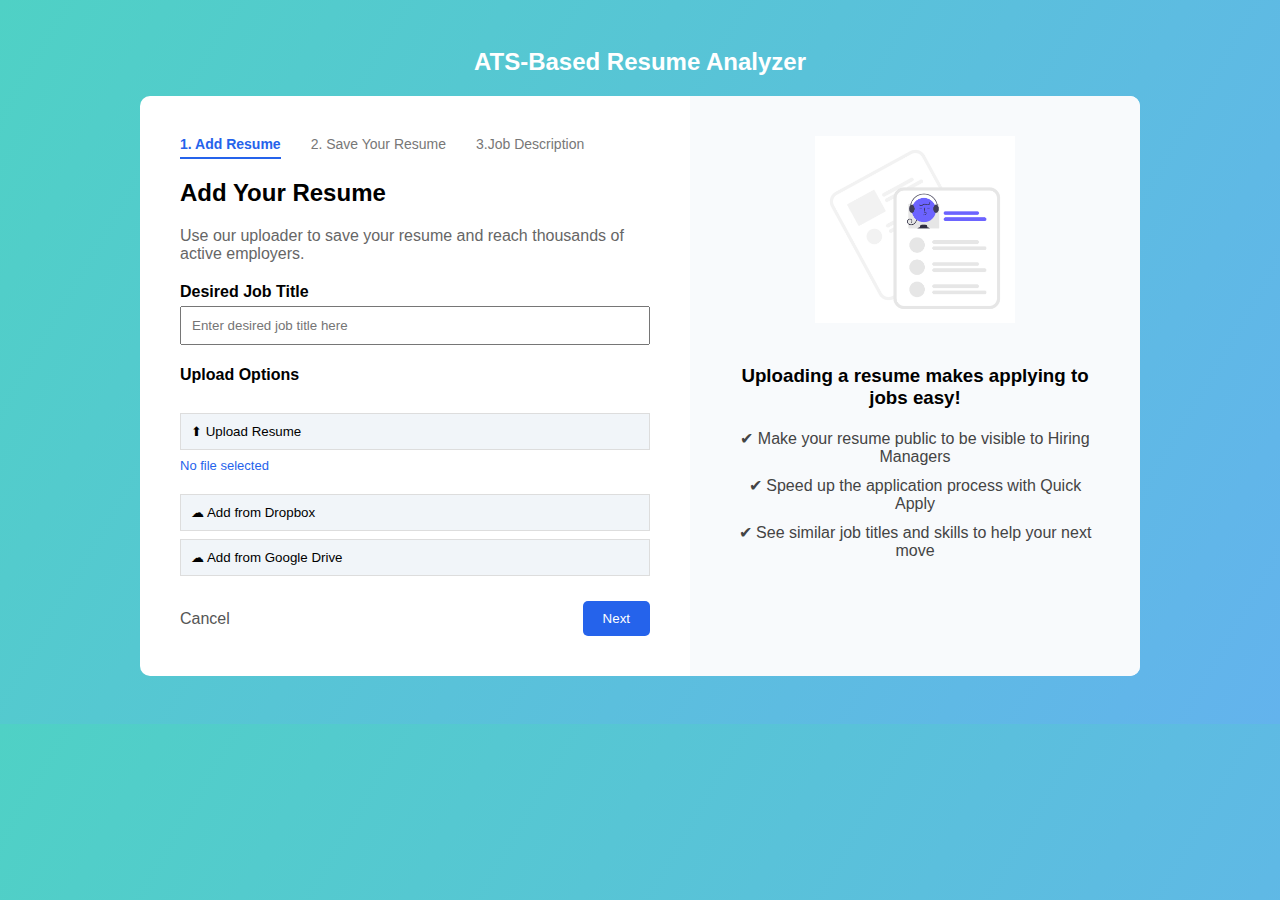
<file: index.html>
<!DOCTYPE html>
<html lang="en">
<head>
    <meta charset="UTF-8">
    <title>Add Resume</title>
    <link rel="stylesheet" href="css/style.css">
</head>
<!-- PROJECT HEADER -->
<div class="project-header">
    ATS-Based Resume Analyzer
</div>

<body>

<div class="wrapper">
    <!-- LEFT SECTION -->
    <div class="left">

        <div class="steps">
    <a href="index.html" class="active-step">1. Add Resume</a>
    <a href="resume.html" class="step-link">2. Save Your Resume</a>
    <a href="job.html" class="step-link">3.Job Description</a>
</div>


        <h2>Add Your Resume</h2>
        <p class="sub-text">
            Use our uploader to save your resume and reach thousands of active employers.
        </p>

        <!-- ✅ JOB TITLE WITH AUTOCOMPLETE -->
        <label>Desired Job Title</label>
        <div class="autocomplete">
            <input type="text"
                   id="jobTitle"
                   placeholder="Enter desired job title here"
                   onkeyup="showSuggestions()">

            <div id="suggestions" class="suggestions-box"></div>
        </div>

        <h4>Upload Options</h4>

        <div class="upload-box">
    <input type="file" id="resumeFile" hidden onchange="showFileName()">

    <button type="button" class="upload-btn" onclick="openFile()">
        ⬆ Upload Resume
    </button>

    <!-- ✅ FILE NAME DISPLAY -->
    <p id="fileName" class="file-name">No file selected</p>

    <button type="button" class="upload-btn" onclick="uploadFromDropbox()">
        ☁ Add from Dropbox
    </button>

    <button type="button" class="upload-btn" onclick="uploadFromGoogleDrive()">
        ☁ Add from Google Drive
    </button>
</div>


        <div class="actions">
            <a href="#" class="cancel">Cancel</a>
            <button class="primary" onclick="validateForm()">Next</button>
        </div>

    </div>

    <!-- RIGHT SECTION -->
    <div class="right">
        <img src="images/illustration.png" alt="Resume Illustration">
        <h3>Uploading a resume makes applying to jobs easy!</h3>
        <ul>
            <li>✔ Make your resume public to be visible to Hiring Managers</li>
            <li>✔ Speed up the application process with Quick Apply</li>
            <li>✔ See similar job titles and skills to help your next move</li>
        </ul>
    </div>
</div>

<!-- ✅ JS ALWAYS AT END -->
<script src="js/script.js"></script>
</body>
</html>
</file>
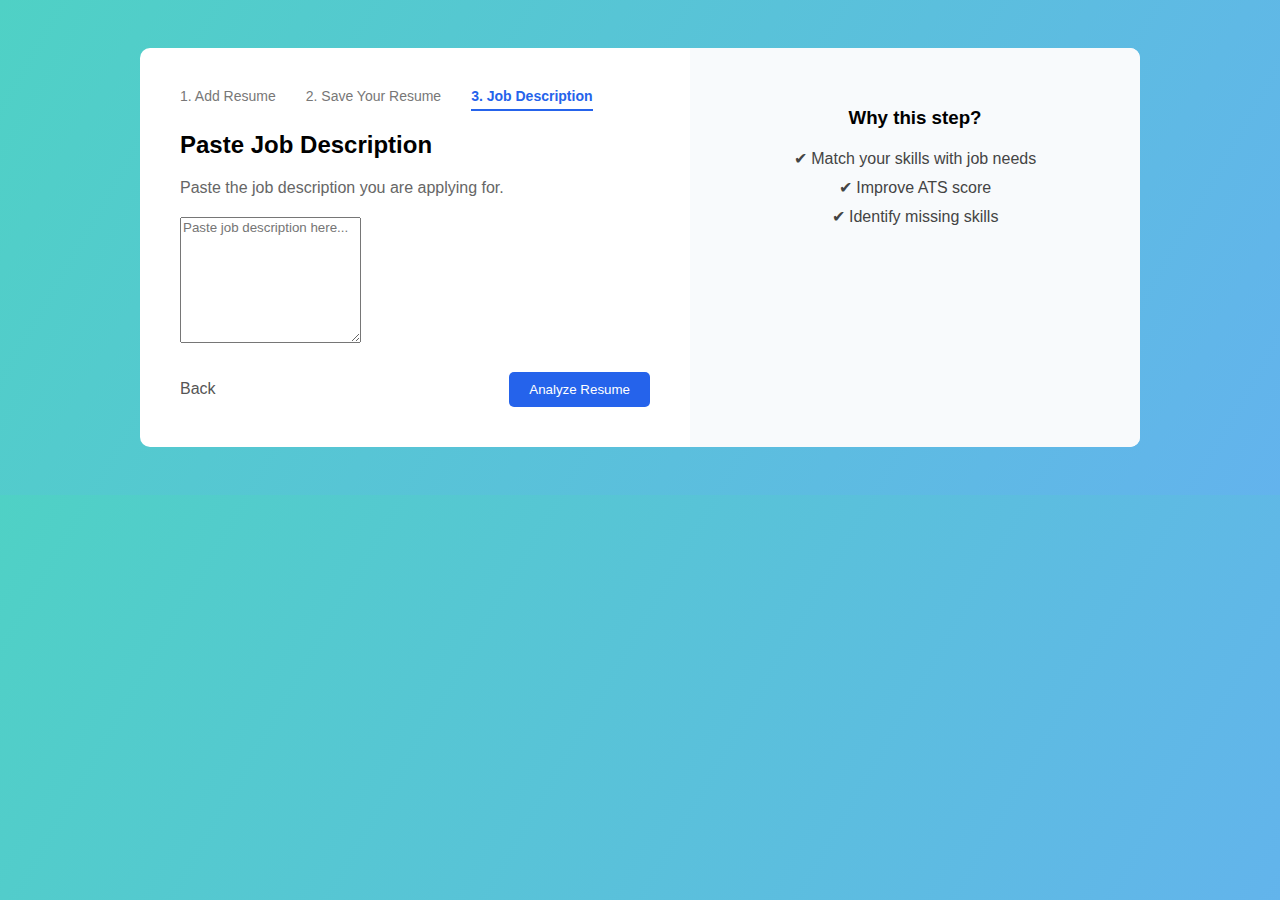
<file: job.html>
<!DOCTYPE html>
<html lang="en">
<head>
    <meta charset="UTF-8">
    <title>Job Description</title>
    <link rel="stylesheet" href="css/style.css">
</head>
<body>

<div class="wrapper">

    <div class="left">
        <div class="steps">
            <a href="index.html">1. Add Resume</a>
            <a href="resume.html">2. Save Your Resume</a>
            <a href="job.html" class="active-step">3. Job Description</a>
        </div>

        <h2>Paste Job Description</h2>
        <p class="sub-text">
            Paste the job description you are applying for.
        </p>

        <textarea id="jobDescription" rows="8" placeholder="Paste job description here..."></textarea>

        <div class="actions">
            <a href="resume.html" class="cancel">Back</a>
            <button class="primary" onclick="analyzeJob()">Analyze Resume</button>
        </div>
    </div>

    <div class="right">
        <h3>Why this step?</h3>
        <ul>
            <li>✔ Match your skills with job needs</li>
            <li>✔ Improve ATS score</li>
            <li>✔ Identify missing skills</li>
        </ul>
    </div>

</div>

<script src="js/script.js"></script>
</body>
</html>
</file>
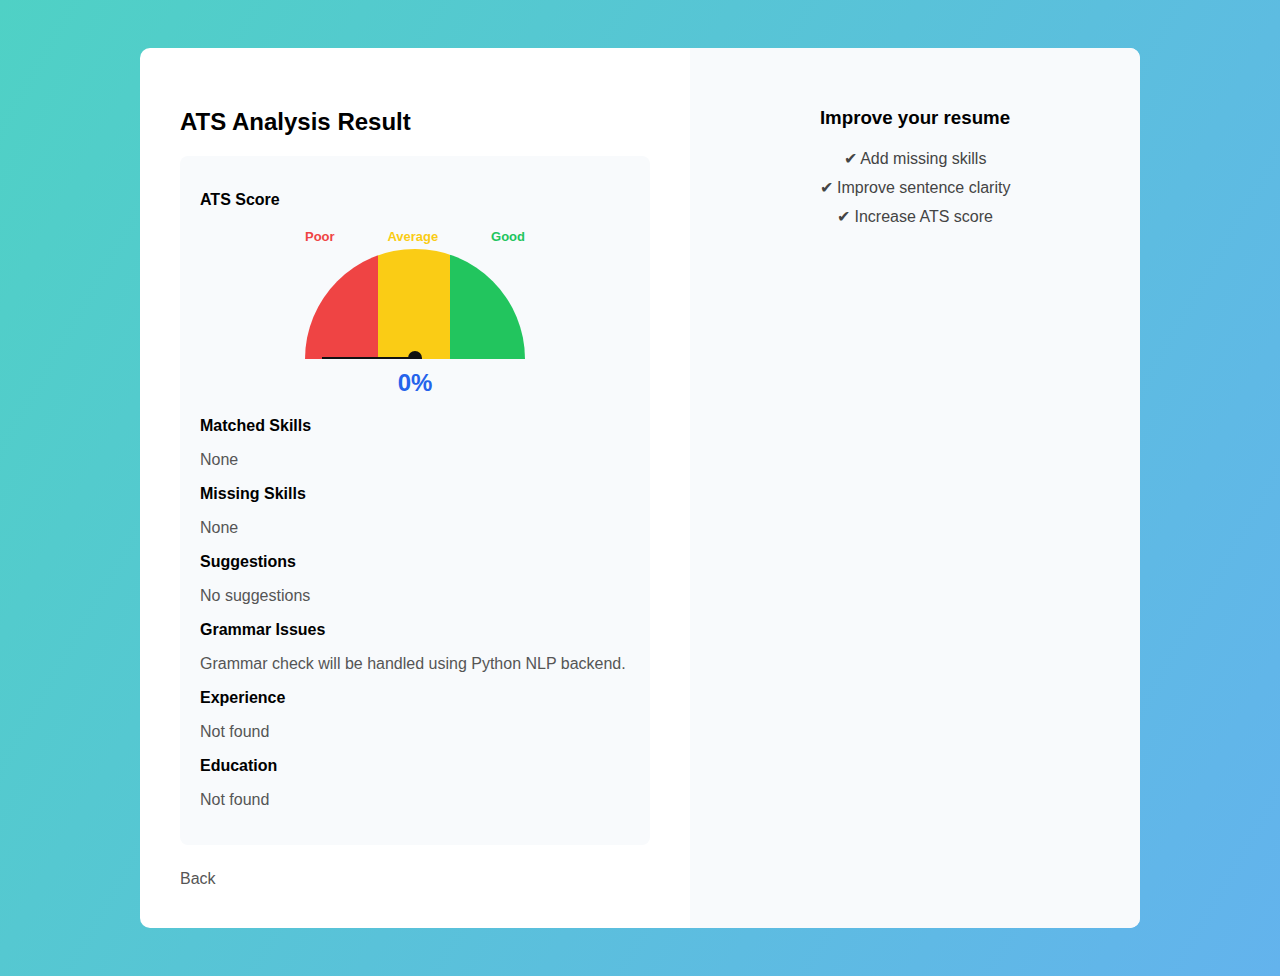
<file: result.html>
<!DOCTYPE html>
<html lang="en">
<head>
    <meta charset="UTF-8">
    <title>ATS Result</title>
    <link rel="stylesheet" href="css/style.css">
</head>
<body>

<div class="wrapper">

    <div class="left">
        <h2>ATS Analysis Result</h2>

        <div class="resume-summary">

            <!-- ATS SCORE SPEEDOMETER -->
            <h4>ATS Score</h4>

<div class="speedometer">
    <div class="labels">
        <span class="poor">Poor</span>
        <span class="average">Average</span>
        <span class="good">Good</span>
    </div>

    <div class="meter">
        <div class="needle" id="needle"></div>
        <div class="center-dot"></div>
    </div>

    <div class="gauge-value" id="gaugeValue">0%</div>
</div>




            <h4>Matched Skills</h4>
            <p id="matchedSkills">-</p>

            <h4>Missing Skills</h4>
            <p id="missingSkills">-</p>

            <h4>Suggestions</h4>
            <p id="suggestions">-</p>

            <h4>Grammar Issues</h4>
            <p id="grammarIssues">-</p>

            <h4>Experience</h4>
            <p id="experience"></p>

            <h4>Education</h4>
            <p id="education"></p>

        </div>

        <div class="actions">
            <a href="job.html" class="cancel">Back</a>
        </div>
    </div>

    <div class="right">
        <h3>Improve your resume</h3>
        <ul>
            <li>✔ Add missing skills</li>
            <li>✔ Improve sentence clarity</li>
            <li>✔ Increase ATS score</li>
        </ul>
    </div>

</div>

<script src="js/script.js"></script>
</body>
</html>
</file>
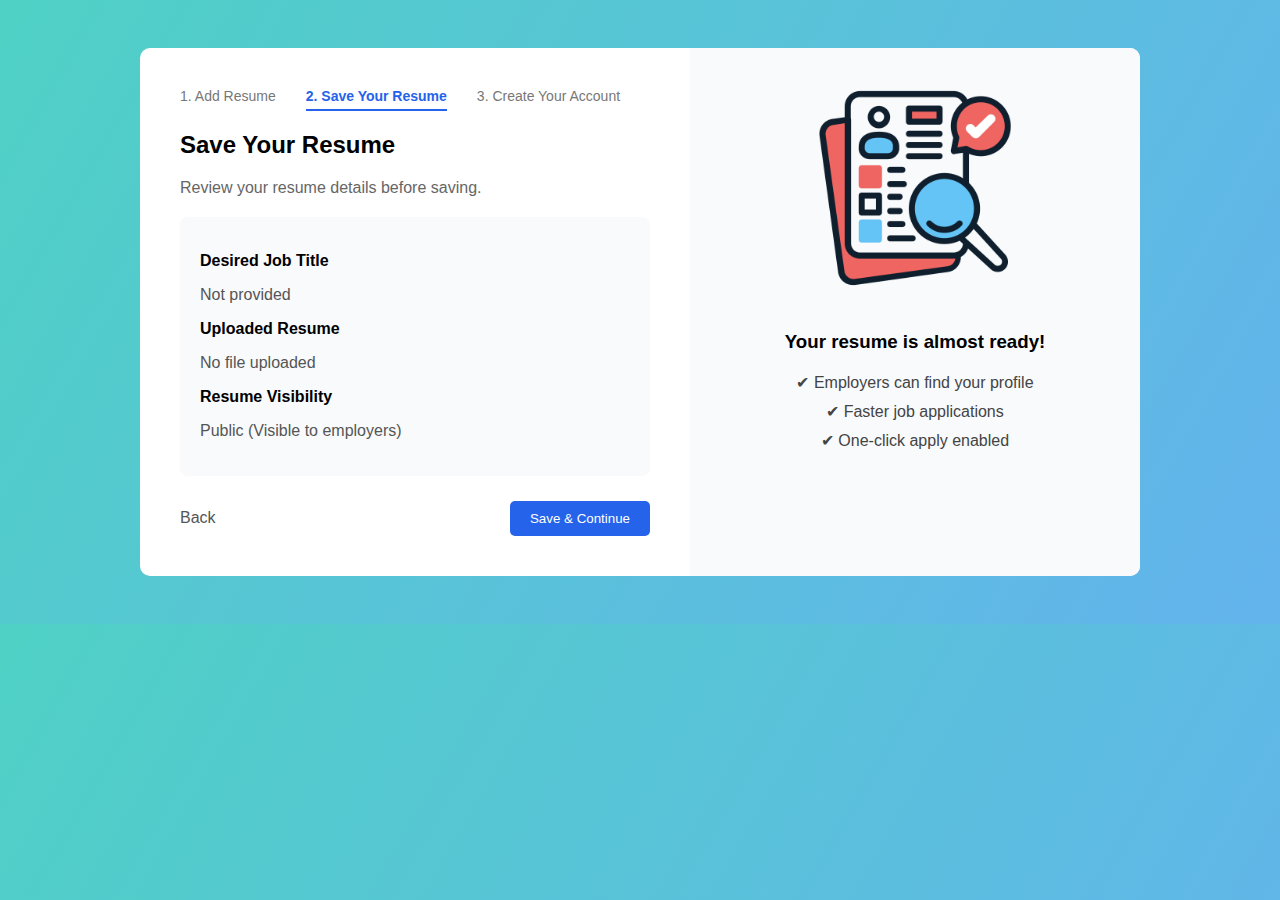
<file: resume.html>
<!DOCTYPE html>
<html lang="en">
<head>
    <meta charset="UTF-8">
    <title>Save Your Resume</title>
    <link rel="stylesheet" href="css/style.css">
</head>
<body>

<div class="wrapper">

    <!-- LEFT SECTION -->
    <div class="left">

        <!-- STEPS -->
        <div class="steps">
            <a href="index.html" class="step-link">1. Add Resume</a>
            <a href="resume.html" class="active-step">2. Save Your Resume</a>
            <a href="job.html" class="step-link">3. Create Your Account</a>
        </div>

        <h2>Save Your Resume</h2>
        <p class="sub-text">
            Review your resume details before saving.
        </p>

        <!-- ✅ DYNAMIC RESUME SUMMARY -->
        <div class="resume-summary">

            <h4>Desired Job Title</h4>
            <p id="savedJobTitle">-</p>

            <h4>Uploaded Resume</h4>
            <p id="savedResumeFile">-</p>

            <h4>Resume Visibility</h4>
            <p>Public (Visible to employers)</p>

        </div>

        <div class="actions">
            <a href="index.html" class="cancel">Back</a>
            <button class="primary" onclick="saveResume()">Save & Continue</button>
        </div>

    </div>

    <!-- RIGHT SECTION -->
    <div class="right">
        <img src="images/resume.png" alt="Resume Icon">
        <h3>Your resume is almost ready!</h3>
        <ul>
            <li>✔ Employers can find your profile</li>
            <li>✔ Faster job applications</li>
            <li>✔ One-click apply enabled</li>
        </ul>
    </div>

</div>

<!-- ✅ LOAD JS -->
<script src="js/script.js"></script>

<!-- ✅ READ DATA FROM STEP 1 -->
<script>
    document.addEventListener("DOMContentLoaded", function () {
        const jobTitle = localStorage.getItem("jobTitle");
        const resumeFileName = localStorage.getItem("resumeFileName");

        if (jobTitle) {
            document.getElementById("savedJobTitle").textContent = jobTitle;
        } else {
            document.getElementById("savedJobTitle").textContent = "Not provided";
        }

        if (resumeFileName) {
            document.getElementById("savedResumeFile").textContent = resumeFileName;
        } else {
            document.getElementById("savedResumeFile").textContent = "No file uploaded";
        }
    });
</script>

</body>
</html>
</file>
<file: css/style.css>
* {
    box-sizing: border-box;
    font-family: Arial, sans-serif;
}

body {
    background: linear-gradient(120deg, #4fd1c5, #63b3ed);
    padding: 40px;
}

.wrapper {
    display: flex;
    background: #fff;
    max-width: 1000px;
    margin: auto;
    border-radius: 10px;
    overflow: hidden;
}

/* LEFT */
.left {
    width: 55%;
    padding: 40px;
}

.steps {
    display: flex;
    gap: 15px;
    font-size: 14px;
    margin-bottom: 20px;
}

.steps span {
    color: #777;
}

.steps .active {
    color: #2563eb;
    border-bottom: 2px solid #2563eb;
    padding-bottom: 5px;
}

.sub-text {
    color: #666;
    margin-bottom: 20px;
}

label {
    font-weight: bold;
    display: block;
    margin-top: 15px;
}

input[type="text"] {
    width: 100%;
    padding: 10px;
    margin-top: 5px;
}

.upload-box {
    margin-top: 10px;
}

.upload-btn {
    width: 100%;
    background: #f1f5f9;
    border: 1px solid #ddd;
    padding: 10px;
    margin-top: 8px;
    text-align: left;
    cursor: pointer;
}

.upload-btn:hover {
    background: #e2e8f0;
}

.info {
    font-size: 12px;
    color: #777;
    margin-top: 10px;
}

.privacy {
    margin-top: 15px;
}

.actions {
    display: flex;
    justify-content: space-between;
    align-items: center;
    margin-top: 25px;
}

.cancel {
    color: #555;
    text-decoration: none;
}

.primary {
    background: #2563eb;
    color: #fff;
    border: none;
    padding: 10px 20px;
    border-radius: 5px;
    cursor: pointer;
}

/* RIGHT */
.right {
    width: 45%;
    background: #f8fafc;
    padding: 40px;
    text-align: center;
}

.right img {
    width: 200px;
    margin-bottom: 20px;
}

.right ul {
    list-style: none;
    padding: 0;
    margin-top: 20px;
}

.right li {
    margin-bottom: 10px;
    color: #444;
}
.autocomplete {
    position: relative;
}

.suggestions-box {
    position: absolute;
    background: #fff;
    border: 1px solid #ddd;
    width: 100%;
    max-height: 150px;
    overflow-y: auto;
    display: none;
    z-index: 10;
}

.suggestions-box div {
    padding: 8px;
    cursor: pointer;
}

.suggestions-box div:hover {
    background: #f1f5f9;
}
.resume-summary {
    background: #f8fafc;
    padding: 20px;
    border-radius: 8px;
    margin-top: 20px;
}

.resume-summary h4 {
    margin-bottom: 5px;
    margin-top: 15px;
}

.resume-summary p {
    color: #555;
}
.steps a {
    text-decoration: none;
    color: #777;
    margin-right: 15px;
    font-size: 14px;
    cursor: pointer;
}

.steps a:hover {
    color: #2563eb;
}

.active-step {
    color: #2563eb !important;
    border-bottom: 2px solid #2563eb;
    padding-bottom: 5px;
    font-weight: bold;
}
.file-name {
    margin-top: 8px;
    font-size: 13px;
    color: #2563eb;
}
.project-header {
    text-align: center;
    font-size: 24px;
    font-weight: bold;
    color: #ffffff;
    margin-bottom: 20px;
}
.project-subtitle {
    font-size: 14px;
    font-weight: normal;
    margin-top: 5px;
    color: #e0f2fe;
}
/* ATS SPEEDOMETER */
.gauge-container {
    text-align: center;
    margin: 30px 0;
}

.gauge {
    position: relative;
    width: 220px;
    height: 110px;
    margin: auto;
    border-radius: 220px 220px 0 0;
    background: linear-gradient(to right, #ef4444, #facc15, #22c55e);
    overflow: hidden;
}

.needle {
    position: absolute;
    width: 4px;
    height: 90px;
    background: #111;
    bottom: 0;
    left: 50%;
    transform-origin: bottom center;
    transform: rotate(-90deg);
    transition: transform 1s ease-in-out;
}

.center-circle {
    position: absolute;
    width: 14px;
    height: 14px;
    background: #111;
    border-radius: 50%;
    bottom: 0;
    left: 50%;
    transform: translateX(-50%);
}

.gauge-value {
    font-size: 26px;
    font-weight: bold;
    margin-top: 10px;
    color: #2563eb;
}

/* CIRCULAR ATS SPEEDOMETER */
.circle-container {
    position: relative;
    width: 160px;
    height: 160px;
    margin: 20px auto;
}

.progress-ring {
    transform: rotate(-90deg);
}

.progress-ring-bg {
    fill: none;
    stroke: #e5e7eb;
    stroke-width: 12;
}

.progress-ring-fill {
    fill: none;
    stroke-width: 12;
    stroke-linecap: round;
    stroke-dasharray: 440;
    stroke-dashoffset: 440;
    transition: stroke-dashoffset 1s ease, stroke 1s ease;
}

.circle-text {
    position: absolute;
    top: 50%;
    left: 50%;
    transform: translate(-50%, -50%);
    font-size: 28px;
    font-weight: bold;
    color: #2563eb;
}
/* 180 DEGREE ATS SPEEDOMETER */
.semi-gauge-container {
    position: relative;
    width: 220px;
    margin: 20px auto;
    text-align: center;
}

.semi-gauge-bg {
    fill: none;
    stroke: #e5e7eb;
    stroke-width: 14;
}

.semi-gauge-fill {
    fill: none;
    stroke-width: 14;
    stroke-linecap: round;
    stroke-dasharray: 314; /* half circle length */
    stroke-dashoffset: 314;
    transition: stroke-dashoffset 1s ease, stroke 0.5s ease;
}

.semi-gauge-value {
    position: absolute;
    bottom: 0;
    left: 50%;
    transform: translateX(-50%);
    font-size: 26px;
    font-weight: bold;
    color: #2563eb;
}
/* SPEEDOMETER */
.speedometer-container {
    text-align: center;
    margin: 20px auto;
    position: relative;
}

.gauge {
    fill: none;
    stroke-width: 16;
}

.gauge.poor {
    stroke: #ef4444;
}

.gauge.average {
    stroke: #facc15;
}

.gauge.good {
    stroke: #22c55e;
}

.needle {
    stroke: #111;
    stroke-width: 4;
    transform-origin: 130px 130px;
    transform: rotate(-90deg);
    transition: transform 1s ease;
}

.speed-value {
    font-size: 26px;
    font-weight: bold;
    margin-top: -10px;
    color: #2563eb;
}
/* ===== SPEEDOMETER ===== */
.speedometer {
    text-align: center;
    margin: 20px 0;
}

.meter {
    position: relative;
    width: 220px;
    height: 110px;
    border-radius: 220px 220px 0 0;
    background: linear-gradient(
        to right,
        #ef4444 0%,
        #ef4444 33%,
        #facc15 33%,
        #facc15 66%,
        #22c55e 66%,
        #22c55e 100%
    );
    margin: auto;
    overflow: hidden;
}

/* Needle */
.needle {
    position: absolute;
    bottom: 0;
    left: 50%;
    width: 4px;
    height: 95px;
    background: #111;
    transform-origin: bottom center;
    transform: rotate(-90deg);
    transition: transform 1.2s ease-in-out;
}

/* Center dot */
.center-dot {
    position: absolute;
    bottom: -6px;
    left: 50%;
    width: 14px;
    height: 14px;
    background: #111;
    border-radius: 50%;
    transform: translateX(-50%);
}

/* Labels */
.labels {
    display: flex;
    justify-content: space-between;
    width: 220px;
    margin: 5px auto;
    font-size: 13px;
    font-weight: bold;
}

.poor { color: #ef4444; }
.average { color: #facc15; }
.good { color: #22c55e; }

.gauge-value {
    font-size: 24px;
    font-weight: bold;
    margin-top: 10px;
}
</file>
